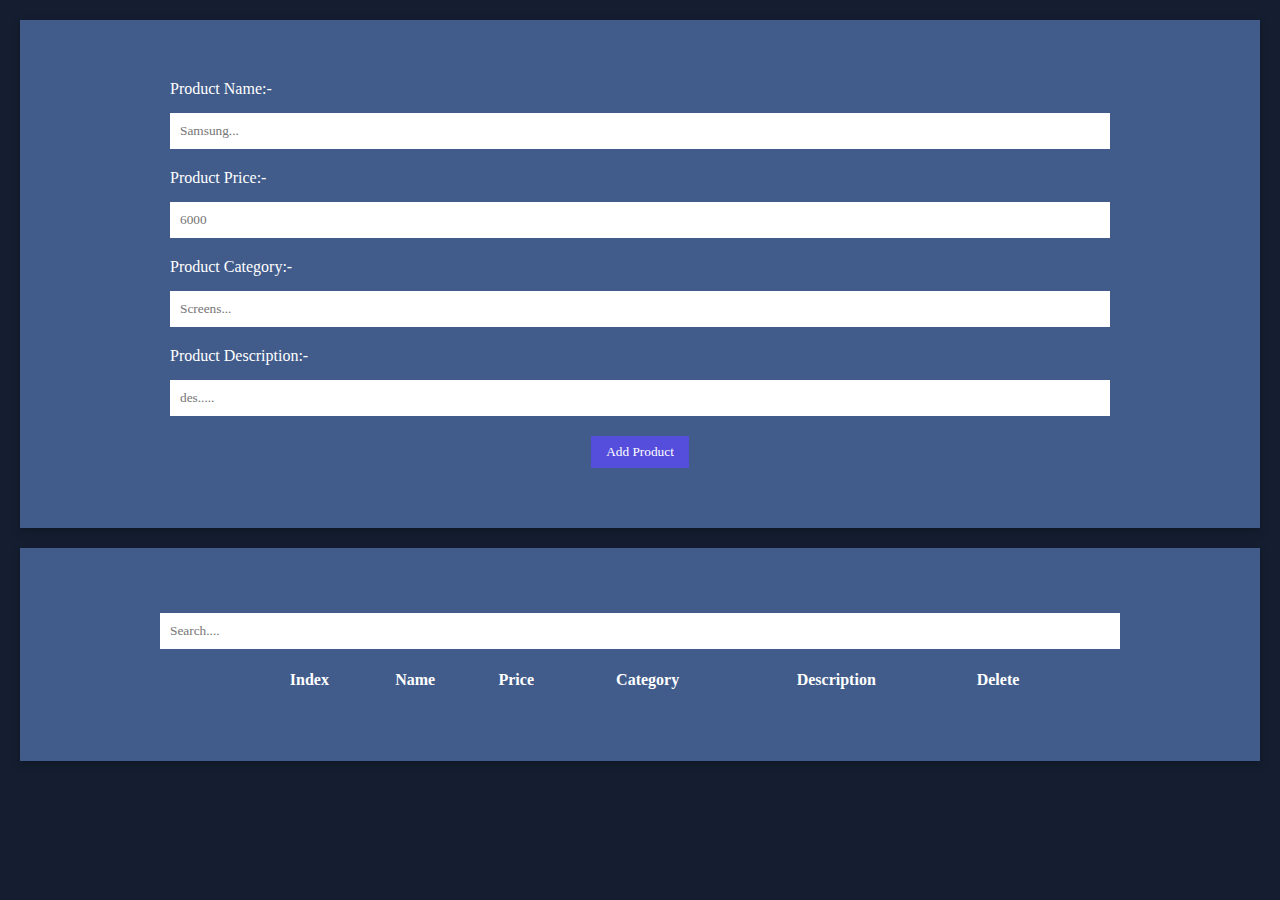
<file: ProductManagement/index.html>
<!DOCTYPE html>
<html lang="en">
  <head>
    <meta charset="UTF-8" />
    <meta name="viewport" content="width=device-width, initial-scale=1.0" />
    <title>Document</title>
    <link
      rel="stylesheet"
      href="https://cdnjs.cloudflare.com/ajax/libs/font-awesome/6.7.2/css/all.min.css"
    />
    <link rel="stylesheet" href="style.css" />
  </head>
  <body>
    <!-- <section>
      <div class="container">
        <div class="cards">
          <div class="card">
            <img src="imgs/chef1.jpg" alt="" />
          </div>
          <div class="card">
            <img src="imgs/chef2.jpg" alt="" />
          </div>
          <div class="card">
            <img src="imgs/chef3.jpg" alt="" />
          </div>
          <div class="card">
            <img src="imgs/chef4.jpg" alt="" />
          </div>
        </div>
      </div>
    </section>
 
    <div class="layer d-none">
      <div class="img-box">
        <i class="fa-solid fa-angle-left"></i>
        <i class="fa-solid fa-square-xmark"></i>
        <i class="fa-solid fa-angle-right"></i>
      </div>
    </div> -->
 
    <section>
      <div class="container">
        <div class="input-group">
          <label for="proName">Product Name:-</label>
          <input
            type="text"
            placeholder="Samsung..."
            name="pName"
            id="proName"
          />
        </div>
 
        <div class="input-group">
          <label for="proPrice">Product Price:-</label>
          <input type="number" placeholder="6000" name="pPrice" id="proPrice" />
        </div>
 
        <div class="input-group">
          <label for="proCategory">Product Category:-</label>
          <input
            type="text"
            placeholder="Screens..."
            name="pCategory"
            id="proCategory"
          />
        </div>
 
        <div class="input-group">
          <label for="proDesc">Product Description:-</label>
          <input type="text" placeholder="des....." name="pDesc" id="proDesc" />
        </div>
 
        <button class="btn" id="btn">Add Product</button>
      </div>
    </section>
 
    <section>
      <div class="container">
        <input
          type="text"
          name="searchPro"
          placeholder="Search...."
          id="proSearch"
        />
        <div class="table-responsive">
          <table>
            <thead>
                <th>Index</th>
                <th>Name</th>
                <th>Price</th>
                <th>Category</th>
                <th>Description</th>
                <th>Delete</th>
            </thead>
            <tbody id="tbody">
             
            </tbody>
          </table>
        </div>
      </div>
    </section>
 
    <script src="test.js"></script>
      <!-- Update Product Modal -->
      <div id="updateModal" class="modal" style="display:none;">
        <div class="modal-content">
          <h2>Update Product</h2>
          <div class="input-group">
            <label for="updateName">Product Name:-</label>
            <input type="text" id="updateName" />
          </div>
          <div class="input-group">
            <label for="updatePrice">Product Price:-</label>
            <input type="number" id="updatePrice" />
          </div>
          <div class="input-group">
            <label for="updateCategory">Product Category:-</label>
            <input type="text" id="updateCategory" />
          </div>
          <div class="input-group">
            <label for="updateDesc">Product Description:-</label>
            <input type="text" id="updateDesc" />
          </div>
          <button class="btn" id="saveUpdate">Save</button>
          <button class="btn delete" id="cancelUpdate">Cancel</button>
        </div>
      </div>
  </body>
</html>
</file>
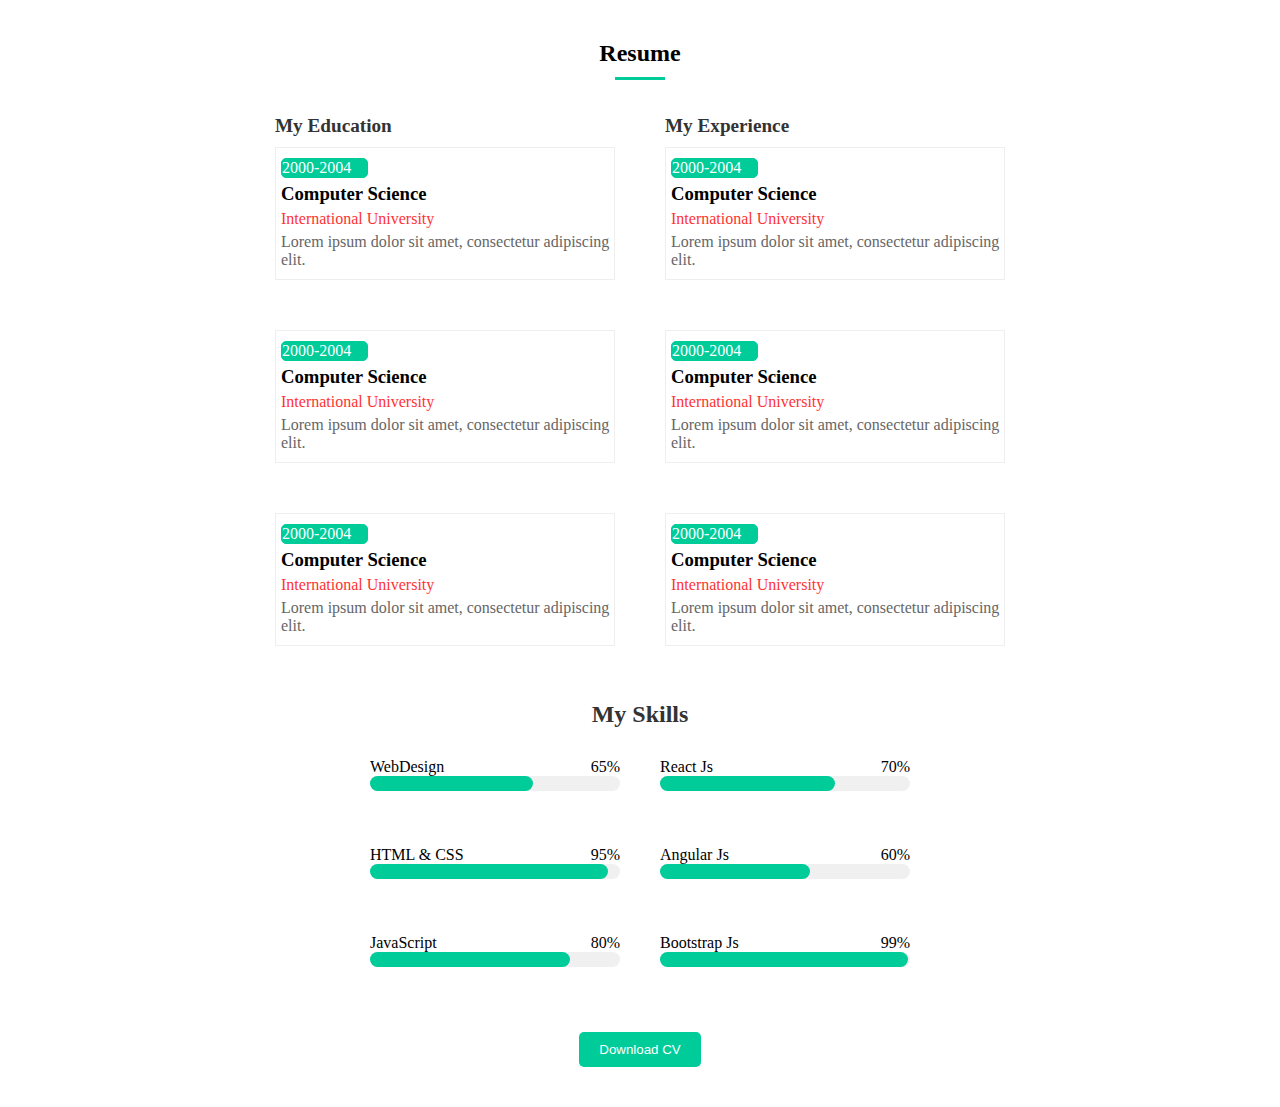
<file: CSS/Assignment 07/index.html>
<!DOCTYPE html>
<html lang="en">
<head>
    <meta charset="UTF-8">
    <meta name="viewport" content="width=device-width, initial-scale=1.0">
    <link rel="stylesheet" href="styles.css">
    <title>Document</title>
</head>
<body>
    <section class="Resume">

        <div class="Header">
            <h2>Resume</h2>
            <div class="underline"></div>
        </div>

        <div class="cards">

            <div class="card My-Education">
                
                <div class="card-Title">
                    <h3>My Education</h3>
                </div>
                <div class="Card-Content">
                    <span class="date">2000-2004</span>
                    <h3 class="Card-Subtitle">Computer Science</h3>
                    <span class="location">International University</span>
                    <p class="Card-Description">Lorem ipsum dolor sit amet, consectetur adipiscing elit.</p>
                </div>

            </div>

            
            <div class="card My-Education">

                <div class="card-Title">
                    <h3>My Experience</h3>
                </div>

                <div class="Card-Content">
                    <span class="date">2000-2004</span>
                    <h3 class="Card-Subtitle">Computer Science</h3>
                    <span class="location">International University</span>
                    <p class="Card-Description">Lorem ipsum dolor sit amet, consectetur adipiscing elit.</p>
                </div>

            </div>

            <div class="card My-Education">
                <div class="Card-Content">
                    <span class="date">2000-2004</span>
                    <h3 class="Card-Subtitle">Computer Science</h3>
                    <span class="location">International University</span>
                    <p class="Card-Description">Lorem ipsum dolor sit amet, consectetur adipiscing elit.</p>
                </div>

            </div>


            <div class="card My-Education">
                <div class="Card-Content">
                    <span class="date">2000-2004</span>
                    <h3 class="Card-Subtitle">Computer Science</h3>
                    <span class="location">International University</span>
                    <p class="Card-Description">Lorem ipsum dolor sit amet, consectetur adipiscing elit.</p>
                </div>

            </div>


            <div class="card My-Education">
                <div class="Card-Content">
                    <span class="date">2000-2004</span>
                    <h3 class="Card-Subtitle">Computer Science</h3>
                    <span class="location">International University</span>
                    <p class="Card-Description">Lorem ipsum dolor sit amet, consectetur adipiscing elit.</p>
                </div>

            </div>


            <div class="card My-Education">
                <div class="Card-Content">
                    <span class="date">2000-2004</span>
                    <h3 class="Card-Subtitle">Computer Science</h3>
                    <span class="location">International University</span>
                    <p class="Card-Description">Lorem ipsum dolor sit amet, consectetur adipiscing elit.</p>
                </div>

            </div>
        </div>
    </div>



    <div class="MySkills">

        <div class="header">
            <h2>My Skills</h2>
        </div>

        <div class="skills-bars">
            <div class="skill-bar">
                <div class="skillNameRate">
                    <span class="skillName">WebDesign</span>
                    <span class="skillRate">65%</span>
                </div>
                <div class="skill-progress-bar">
                    <div class="progress" style="width: 65%;"></div>
                </div>
            </div>

            <div class="skill-bar">
                <div class="skillNameRate">
                    <span class="skillName">React Js</span>
                    <span class="skillRate">70%</span>
                </div>
                <div class="skill-progress-bar">
                    <div class="progress" style="width: 70%;"></div>
                </div>
            </div>

            <div class="skill-bar">
                <div class="skillNameRate">
                    <span class="skillName">HTML & CSS</span>
                    <span class="skillRate">95%</span>
                </div>
                <div class="skill-progress-bar">
                    <div class="progress" style="width: 95%;"></div>
                </div>
            </div>

            <div class="skill-bar">
                <div class="skillNameRate">
                    <span class="skillName">Angular Js</span>
                    <span class="skillRate">60%</span>
                </div>
                <div class="skill-progress-bar">
                    <div class="progress" style="width: 60%;"></div>
                </div>
            </div>
            <div class="skill-bar">
                <div class="skillNameRate">
                    <span class="skillName">JavaScript</span>
                    <span class="skillRate">80%</span>
                </div>
                <div class="skill-progress-bar">
                    <div class="progress" style="width: 80%;"></div>
                </div>
            </div>

            <div class="skill-bar">
                <div class="skillNameRate">
                    <span class="skillName">Bootstrap Js</span>
                    <span class="skillRate">99%</span>
                </div>
                <div class="skill-progress-bar">
                    <div class="progress" style="width: 99%;"></div>
                </div>
            </div>

        </div>

    </div>



        <div class="CV-Download">
            <button>Download CV</button>
        </div>

    </section>
</body>
</html>
</file>
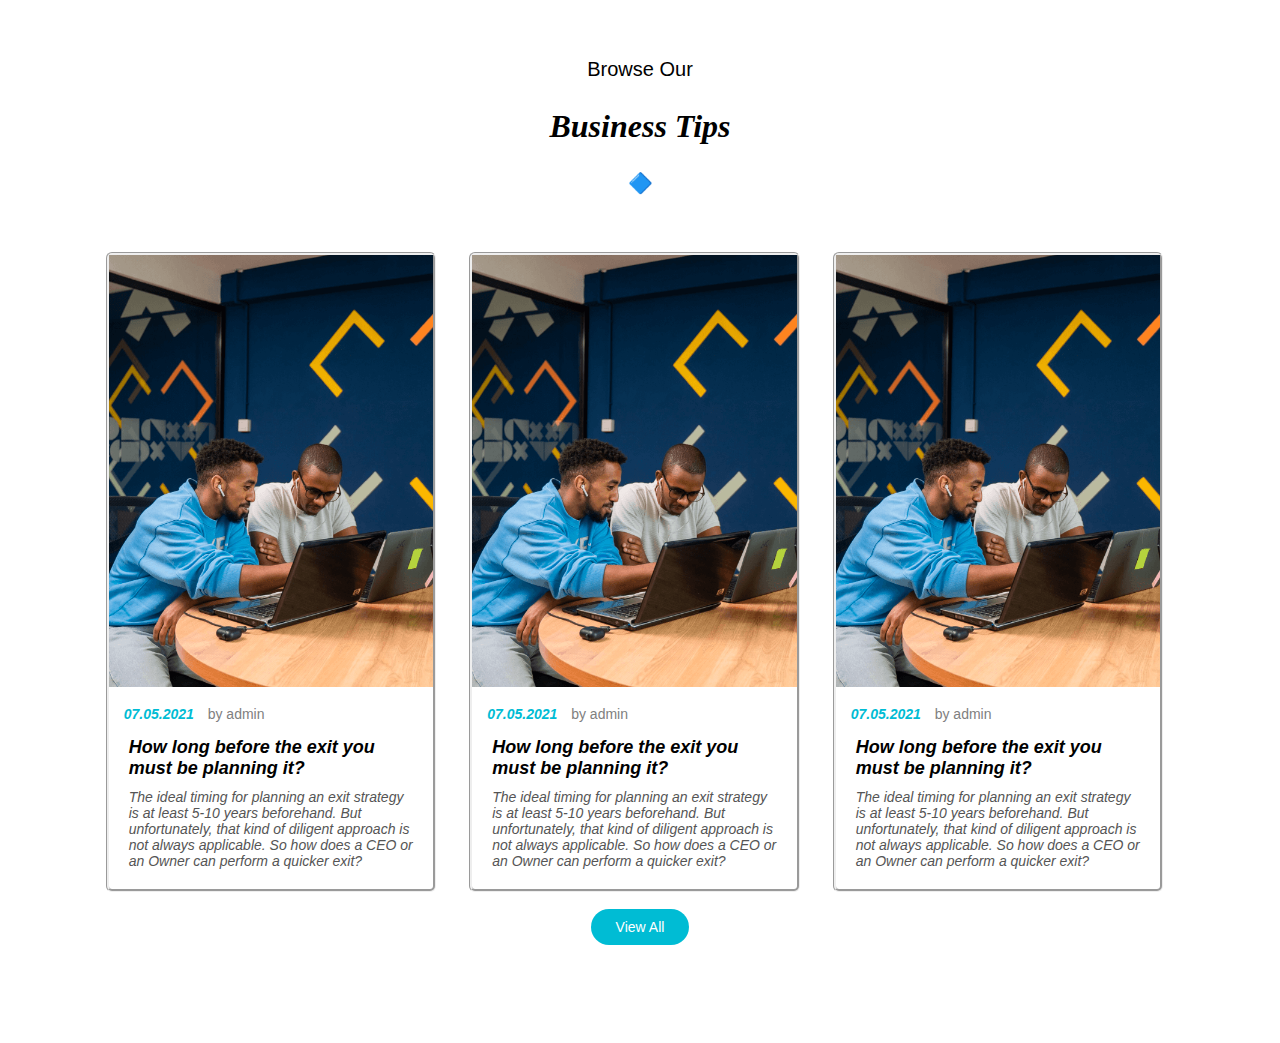
<file: CSS/Assignment 5&6/index.html>
<!DOCTYPE html>
<html lang="en">
<head>
    <meta charset="UTF-8">
    <meta name="viewport" content="width=device-width, initial-scale=1.0">
    <title>Document</title>
    <link rel="stylesheet" href="style.css">
</head>
<body>
    <section class = 'Browse-Our'>
        <!--heading-->
        <div class="heading">
            <div class="heading-content">
                <span>Browse Our</span>
                <h2>Business Tips</h2>
            </div>
            <div class="uderline-diamond">
                <span>🔷</span>
            </div>
        </div>

        <!--Cards-->
        <div class="cards">

            <div class="card">

                <div class="image-container">
                    <img src="image.webp" alt="office image" width="200px">
                </div>

                <div class="date-author">
                    <span>07.05.2021</span>
                    <span>by admin</span>
                </div>

                <div class="card-content-Subject">
                    <h3>How long before the exit you must be planning it?</h3>
                </div>

                <div class="card-content-Description">
                    <p>The ideal timing for planning an exit strategy is at least 5-10 years beforehand.
                       But unfortunately, that kind of diligent approach is not always applicable. So how does a CEO or an Owner can perform a quicker exit?
                    </p>
                </div>
            </div>


            <div class="card">

                <div class="image-container">
                    <img src="image.webp" alt="office image" width="200px">
                </div>

                <div class="date-author">
                    <span>07.05.2021</span>
                    <span>by admin</span>
                </div>

                <div class="card-content-Subject">
                    <h3>How long before the exit you must be planning it?</h3>
                </div>

                <div class="card-content-Description">
                    <p>The ideal timing for planning an exit strategy is at least 5-10 years beforehand.
                       But unfortunately, that kind of diligent approach is not always applicable. So how does a CEO or an Owner can perform a quicker exit?
                    </p>
                </div>
            </div>



                <div class="card">

                <div class="image-container">
                    <img src="image.webp" alt="office image" width="200px">
                </div>

                <div class="date-author">
                    <span>07.05.2021</span>
                    <span>by admin</span>
                </div>

                <div class="card-content-Subject">
                    <h3>How long before the exit you must be planning it?</h3>
                </div>

                <div class="card-content-Description">
                    <p>The ideal timing for planning an exit strategy is at least 5-10 years beforehand.
                       But unfortunately, that kind of diligent approach is not always applicable. So how does a CEO or an Owner can perform a quicker exit?
                    </p>
                </div>


        </div>

        <!--button-->
        <div class="button">
            <button>View All</button>
        </div>
    </section>
</body>
</html>
</file>
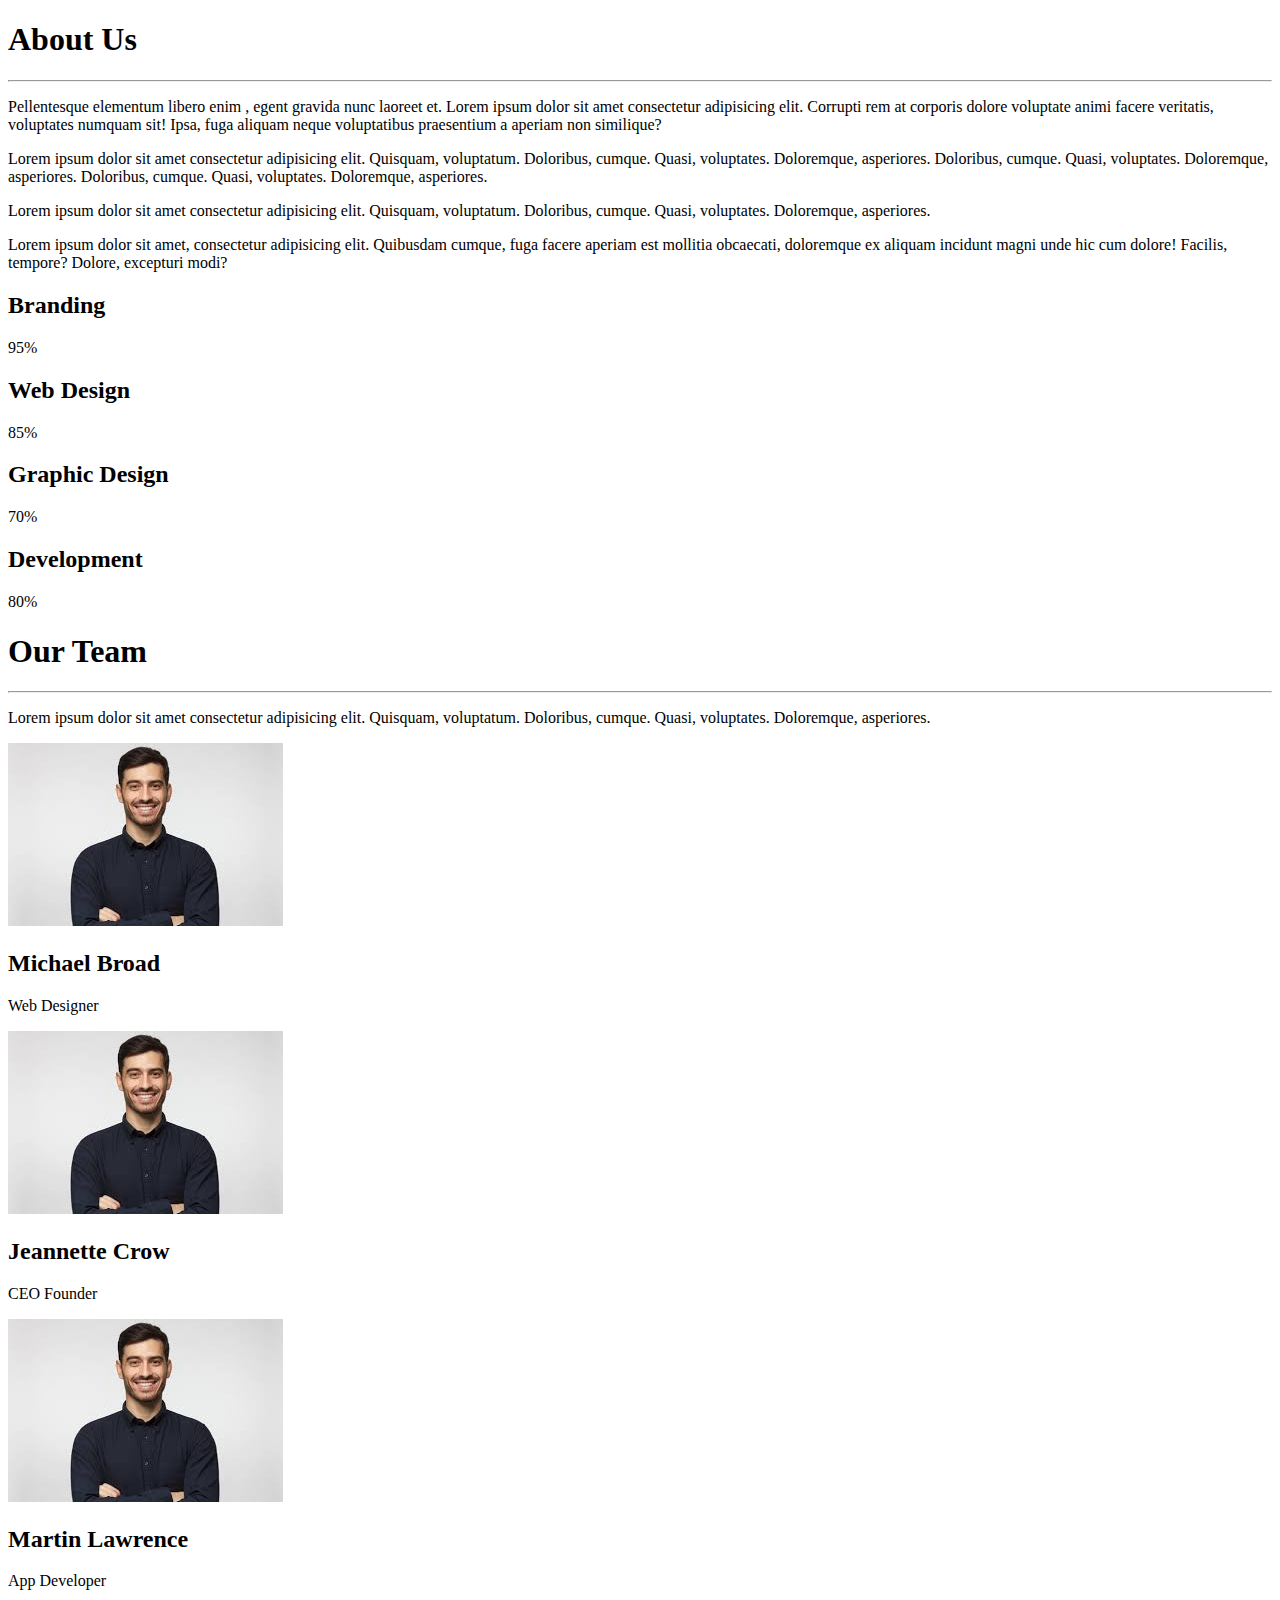
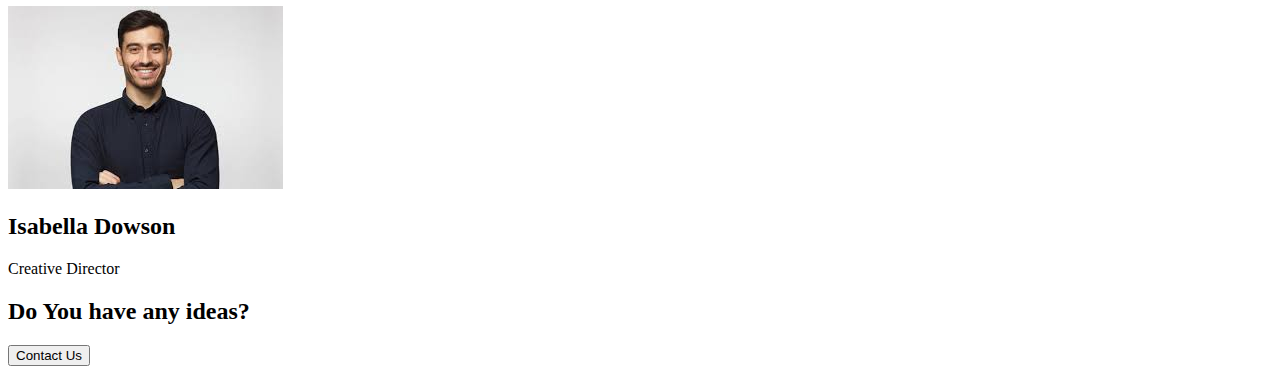
<file: HTML/Assignment 04/Index.html>
<!DOCTYPE html>
<html lang="en">
<head>
    <meta charset="UTF-8">
    <meta name="viewport" content="width=device-width, initial-scale=1.0">
    <title>Document</title>
</head>
<body>
    <div class="About-Us">

        <!--About Us Heading-->
        <div class="About-Us-Heading">
            <div class="About-Us-Heading-Text">
                <h1>About Us</h1>
            </div>
            <div class="About-Us-Heading-UderLine">
                <hr>
            </div>
            <div class="About-Us-Heading-Description">
                <p>Pellentesque elementum libero enim , egent gravida nunc laoreet et. Lorem ipsum dolor sit amet consectetur adipisicing elit. Corrupti rem at corporis dolore voluptate animi facere veritatis, voluptates numquam sit! Ipsa, fuga aliquam neque voluptatibus praesentium a aperiam non similique?</p>
            </div>
        </div>

        <!--About Us Content-->
        <div class="About-Us-Content-Paragraph">
            <p>Lorem ipsum dolor sit amet consectetur adipisicing elit. Quisquam, voluptatum. Doloribus, cumque. Quasi, voluptates. Doloremque, asperiores. Doloribus, cumque. Quasi, voluptates. Doloremque, asperiores. Doloribus, cumque. Quasi, voluptates. Doloremque, asperiores.</p>
            <p>Lorem ipsum dolor sit amet consectetur adipisicing elit. Quisquam, voluptatum. Doloribus, cumque. Quasi, voluptates. Doloremque, asperiores.</p>
            <p>Lorem ipsum dolor sit amet, consectetur adipisicing elit. Quibusdam cumque, fuga facere aperiam est mollitia obcaecati, doloremque ex aliquam incidunt magni unde hic cum dolore! Facilis, tempore? Dolore, excepturi modi?</p>
        </div>

        <div class="About-Us-Content-Bars">
            
            <div class="About-Us-Content-Bars-Branding">
               
                <div class="About-Us-Content-Bars-Branding-Text">
                    <h2>Branding</h2>
                    <span>95%</span>
                </div>

                <div class="About-Us-Content-Bars-Branding-Progress">
                    <div class="About-Us-Content-Bars-Branding-Progress-Bar"></div>
                    <div class="About-Us-Content-Bars-Branding-Progress-Bar-empty" ></div>
                </div>

            </div>

            <div class="About-Us-Content-Bars-Web-Design">
               
                <div class="About-Us-Content-Bars-Web-Design-Text">
                    <h2>Web Design</h2>
                    <span>85%</span>
                </div>

                <div class="About-Us-Content-Bars-Web-Design-Progress">
                    <div class="About-Us-Content-Bars-Web-Design-Progress-Bar"></div>
                    <div class="About-Us-Content-Bars-Web-Design-Progress-Bar-empty" ></div>
                </div>

            </div>

            <div class="About-Us-Content-Bars-Graphic-Design">
               
                <div class="About-Us-Content-Bars-Graphic-Design-Text">
                    <h2>Graphic Design</h2>
                    <span>70%</span>
                </div>

                <div class="About-Us-Content-Bars-Graphic-Design-Progress">
                    <div class="About-Us-Content-Bars-Graphic-Design-Progress-Bar"></div>
                    <div class="About-Us-Content-Bars-Graphic-Design-Progress-Bar-empty" ></div>
                </div>

            </div>

            <div class="About-Us-Content-Bars-Development">
               
                <div class="About-Us-Content-Bars-Development-Text">
                    <h2>Development</h2>
                    <span>80%</span>
                </div>

                <div class="About-Us-Content-Bars-Development-Progress">
                    <div class="About-Us-Content-Bars-Development-Progress-Bar"></div>
                    <div class="About-Us-Content-Bars-Development-Progress-Bar-empty" ></div>
                </div>

            </div>

        </div>

    </div>


    <div class="Our-Team">
       
        <div class="heading">
            
            <div class="heading-text">
                <h1>Our Team</h1>
            </div>
            
            <div class="heading-underline">
                <hr>
            </div>

            <div class="heading-description">
                <p>Lorem ipsum dolor sit amet consectetur adipisicing elit. Quisquam, voluptatum. Doloribus, cumque. Quasi, voluptates. Doloremque, asperiores.</p>
            </div> 
        </div>

        <div class="Our-Team-Content">


            <div class="Card" >
                <div class="image-Container">
                    <img src="Person.jpeg" alt="person">
                </div>
                <div class="image-description">
                    <h2>Michael Broad </h2>
                    <p>Web Designer</p>
                </div>
            </div>

            <div class="Card" >
                <div class="image-Container">
                    <img src="Person.jpeg" alt="person">
                </div>
                <div class="image-description">
                    <h2>Jeannette Crow</h2>
                    <p>CEO Founder</p>
                </div>
            </div>

            <div class="Card" >
                <div class="image-Container">
                    <img src="Person.jpeg" alt="person">
                </div>
                <div class="image-description">
                    <h2>Martin Lawrence</h2>
                    <p>App Developer</p>
                </div>
            </div>

            <div class="Card" >
                <div class="image-Container">
                    <img src="Person.jpeg" alt="person">
                </div>
                <div class="image-description">
                    <h2>Isabella Dowson</h2>
                    <p>Creative Director</p>
                </div>
            </div>

        </div>

    </div>

    <div class="Contact-Us">
        <h2>Do You have any ideas?</h2>
        <button>Contact Us</button>
    </div>
</body>
</html>
</file>
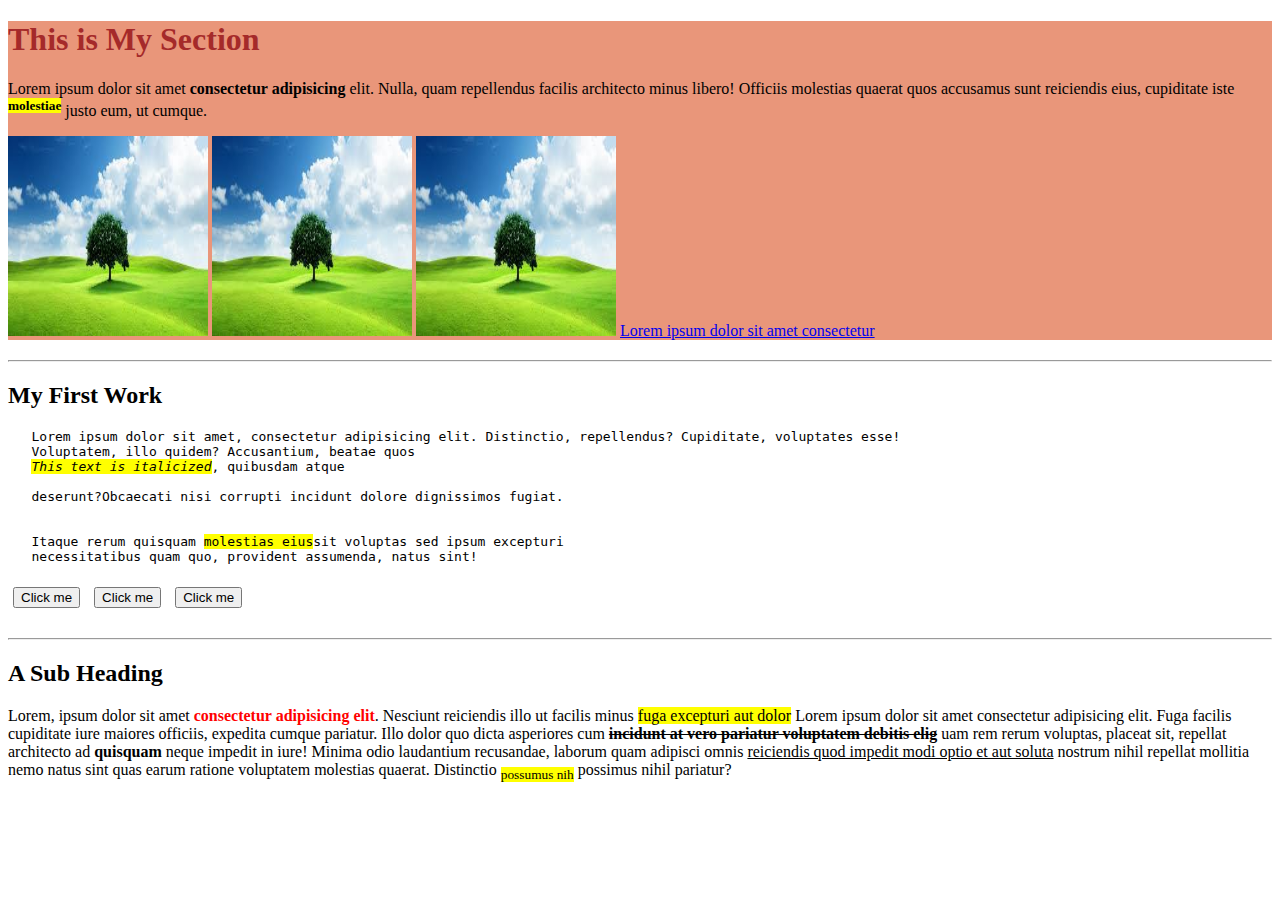
<file: HTML/Assignment 01/Assignment 01.html>
<!DOCTYPE html>


<html>


<!--The Head Section for the Meta data and the page information-->
<head>
  <title>Assignment_1</title> <!--The Page Title-->
</head>



<!--The Body Section , The Content that will appear to the user-->
<body>

<div style="background-color: #e9967a;">
    
    
    <!--The main head-->
    <h1 style="color: brown;">This is My Section</h1>
    
    <p>
        Lorem ipsum dolor sit amet
        <b>consectetur adipisicing</b> elit. Nulla, quam repellendus facilis architecto minus libero!
        Officiis molestias quaerat quos accusamus sunt reiciendis eius, cupiditate iste 
        <sup><mark style="background-color: yellow; font-weight: bold;">molestiae</mark></sup> justo eum, ut cumque.
    </p>
  
    <p>
        <!--My-->
        <img src="image.jpg"  alt="tree" style="width: 200px; height: 200px;">
        <img src="image.jpg"  alt="tree" style="width: 200px; height: 200px;">
        <img src="image.jpg"  alt="tree" style="width: 200px; height: 200px;">
        
        <!--A link that go to the top of the page-->
        <a href="#">Lorem ipsum dolor sit amet consectetur</a>
    </p>
</div>


<!--Horizontal Line-->

<hr style="margin: 20px 0;">


<!--Sub-heading-->
<h2>My First Work</h2>
<pre>
   Lorem ipsum dolor sit amet, consectetur adipisicing elit. Distinctio, repellendus? Cupiditate, voluptates esse!
   Voluptatem, illo quidem? Accusantium, beatae quos 
   <i><mark>This text is italicized</i></mark>, quibusdam atque
  
   deserunt?Obcaecati nisi corrupti incidunt dolore dignissimos fugiat.


   Itaque rerum quisquam <mark>molestias eius</mark>sit voluptas sed ipsum excepturi
   necessitatibus quam quo, provident assumenda, natus sint!
</pre>


<button style="margin: 10px 5px;">Click me</button>
<button style="margin: 10px 5px;">Click me</button>
<button style="margin: 10px 5px;">Click me</button>



<!--Horizontal line-->
<hr style="margin: 20px 0;">


<!--Sub-heading-->
<h2>A Sub Heading</h2>



<p>
  Lorem, ipsum dolor sit amet <b style="color: red;">consectetur adipisicing elit</b>. Nesciunt reiciendis illo ut facilis minus 
  <mark>fuga excepturi aut dolor</mark> Lorem ipsum dolor sit amet consectetur adipisicing elit. 
  Fuga facilis cupiditate iure maiores officiis, expedita cumque pariatur. Illo dolor quo dicta 
  asperiores cum 
  <b><del>incidunt at vero pariatur voluptatem debitis elig</del></b> uam rem rerum voluptas, placeat sit, repellat architecto ad 
  <b>quisquam</b> neque impedit in iure! Minima odio laudantium recusandae, laborum quam adipisci omnis 
  <u>reiciendis quod impedit modi optio et aut soluta</u> nostrum nihil repellat mollitia nemo natus 
  sint quas earum ratione voluptatem molestias quaerat. Distinctio 
  <sub><mark>possumus nih</mark></sub> possimus nihil pariatur?
</p>

</body>
</html>
</file>
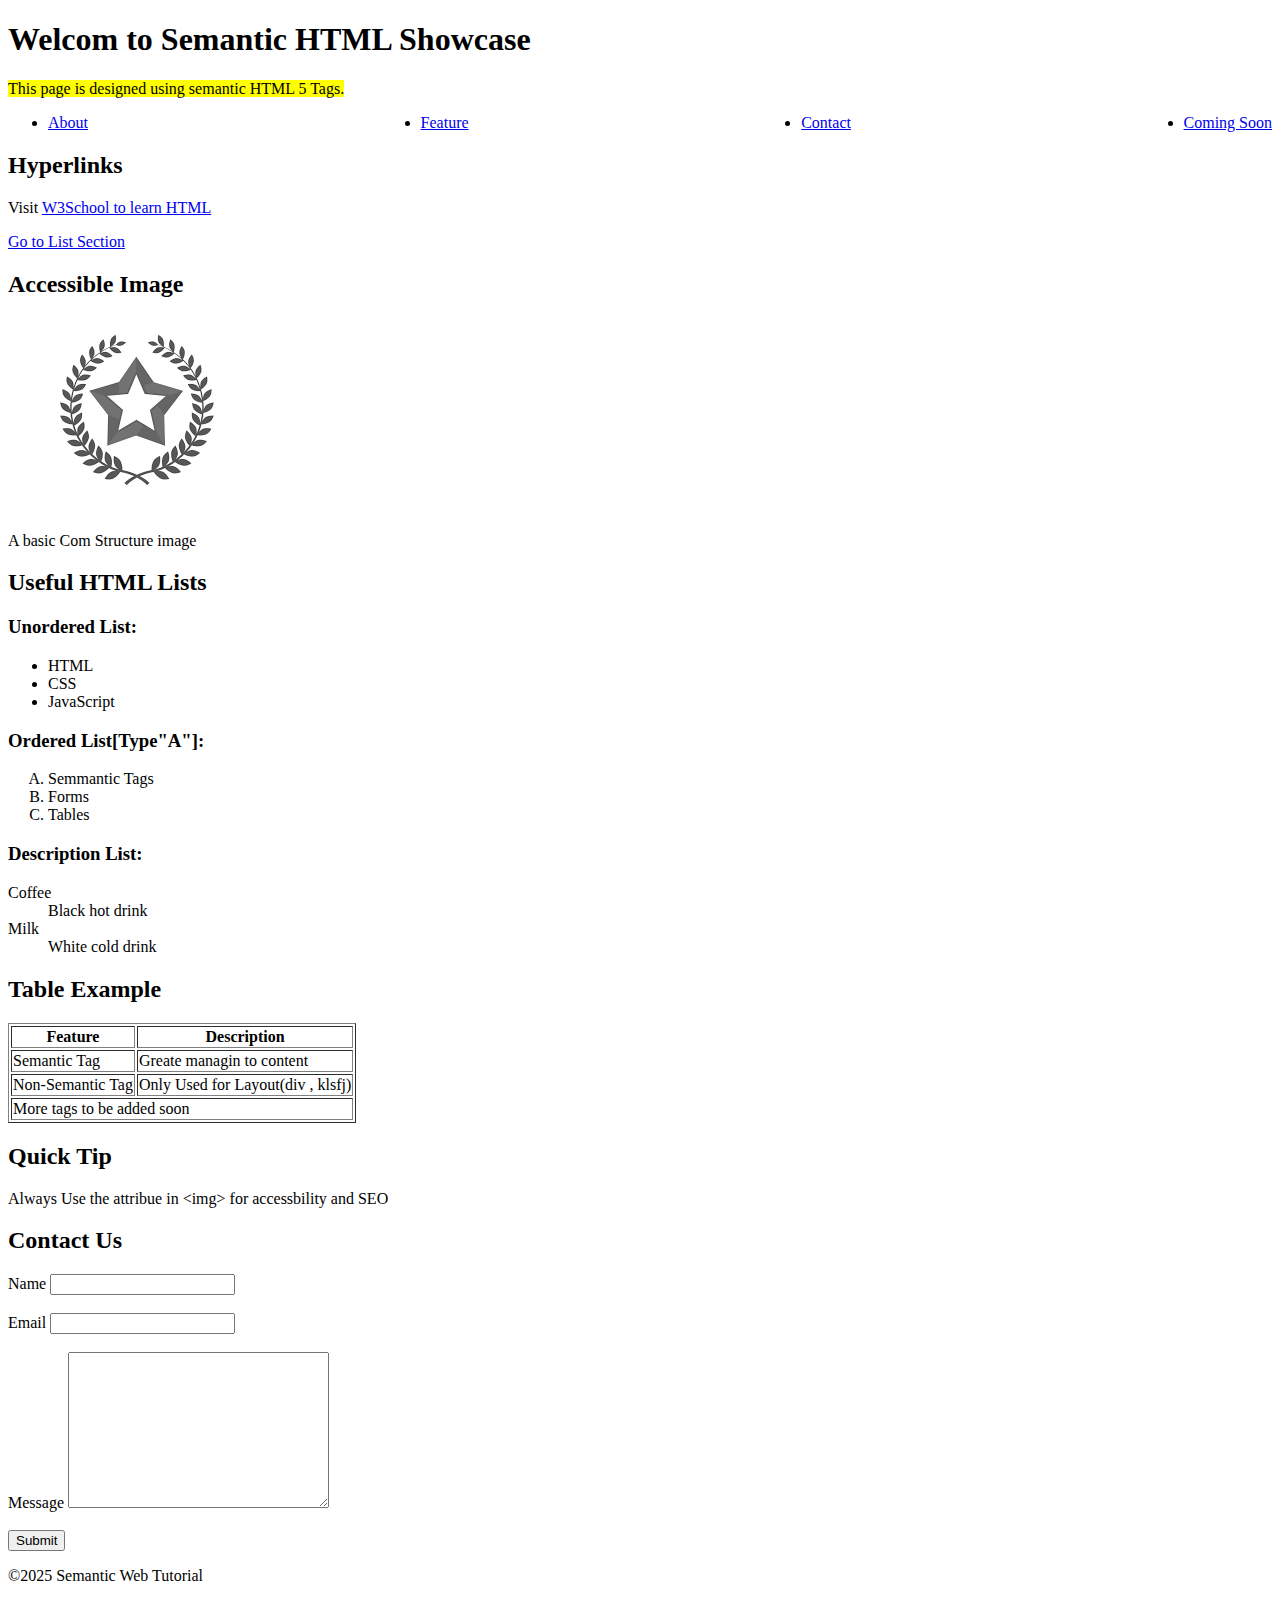
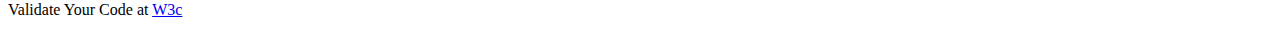
<file: HTML/Assignment 02/Assignment.html>
<!DOCTYPE html>
<html lang="en">
<head>
    <meta charset="UTF-8">
    <meta name="viewport" content="width=device-width, initial-scale=1.0">
    <title>Document</title>
</head>
<body>
    <Header>
        <h1>Welcom to Semantic HTML Showcase</h1>
        <p><mark>This page is designed using semantic HTML 5 Tags.</mark></p>

        <nav>
            <ul  style="display: flex; justify-content: space-between;">
                <li><a href="#">About</a></li>
                <li><a href="#">Feature</a></li>
                <li><a href="#">Contact</a></li>
                <li><a href="#">Coming Soon</a></li>
            </ul>
        </nav>
    </Header>

    <main>
        <article>
            <h2>Hyperlinks</h2>
            <p>Visit <a href="https://www.w3schools.com/html/" target="_blank">W3School to learn HTML</a></p>
            <p><a href="#list">Go to List Section</a></p>
        </article>

        <article>
            <h2>Accessible Image</h2>
            <img src="download.png" alt="A basic Dom Structure image">
            <p>A basic Com Structure image</p>
        </article>

        <article id="list">
            <h2>Useful HTML Lists</h2>
            <h3>Unordered List:</h3>
            <ul>
                <li>HTML</li>
                <li>CSS</li>
                <li>JavaScript</li>
            </ul>
            <h3>Ordered List[Type"A"]:</h3>
            <ol type="A">
                <li>Semmantic Tags</li>
                <li>Forms</li>
                <li>Tables</li>
            </ol>
            <h3>Description List:</h3>
            <dl>
                <dt>Coffee</dt>
                <dd>Black hot drink</dd>
                <dt>Milk</dt>
                <dd>White cold drink</dd>
            </dl>
        </article>
        <article>
            <h2>Table Example</h2>
            <table border="1">
                <thead>
                    <th>Feature</th>
                    <th>Description</th>
                </thead>
                <tbody>
                    <tr>
                        <td>Semantic Tag</td>
                        <td>Greate managin to content</td>
                    </tr>
                     <tr>
                        <td>Non-Semantic Tag</td>
                        <td>Only Used for Layout(div , klsfj)</td>
                    </tr>
                    <tr>
                        <td colspan="2">More tags to be added soon</td>
                    </tr>
                </tbody>
            </table>
        </article>
        <article>
            <h2>Quick Tip</h2>
            <p>Always Use the attribue in &lt;img&gt; for accessbility and SEO</p>
        </article>
        <footer>
            <h2>Contact Us</h2>
            <form action="" method="post">
                <label for="name">Name</label>
                <input type="text" id="name" name="Name">
                <br> <br>
                <label for="email">Email</label>
                <input type="email" id="email" name="Email">
                <br> <br>
                <label for="message">Message</label>
                <textarea name="Message" id="message" cols="30" rows="10" ></textarea>
                <br> <br>
                <input type="submit">
            </form>

            <nav>
                <p>&copy;2025 Semantic Web Tutorial</p>
                <p>Validate Your Code at <a href="https://validator.w3.org/">W3c</a></p>
            </nav>
        </footer>
    </main>
</body>
</html>
</file>
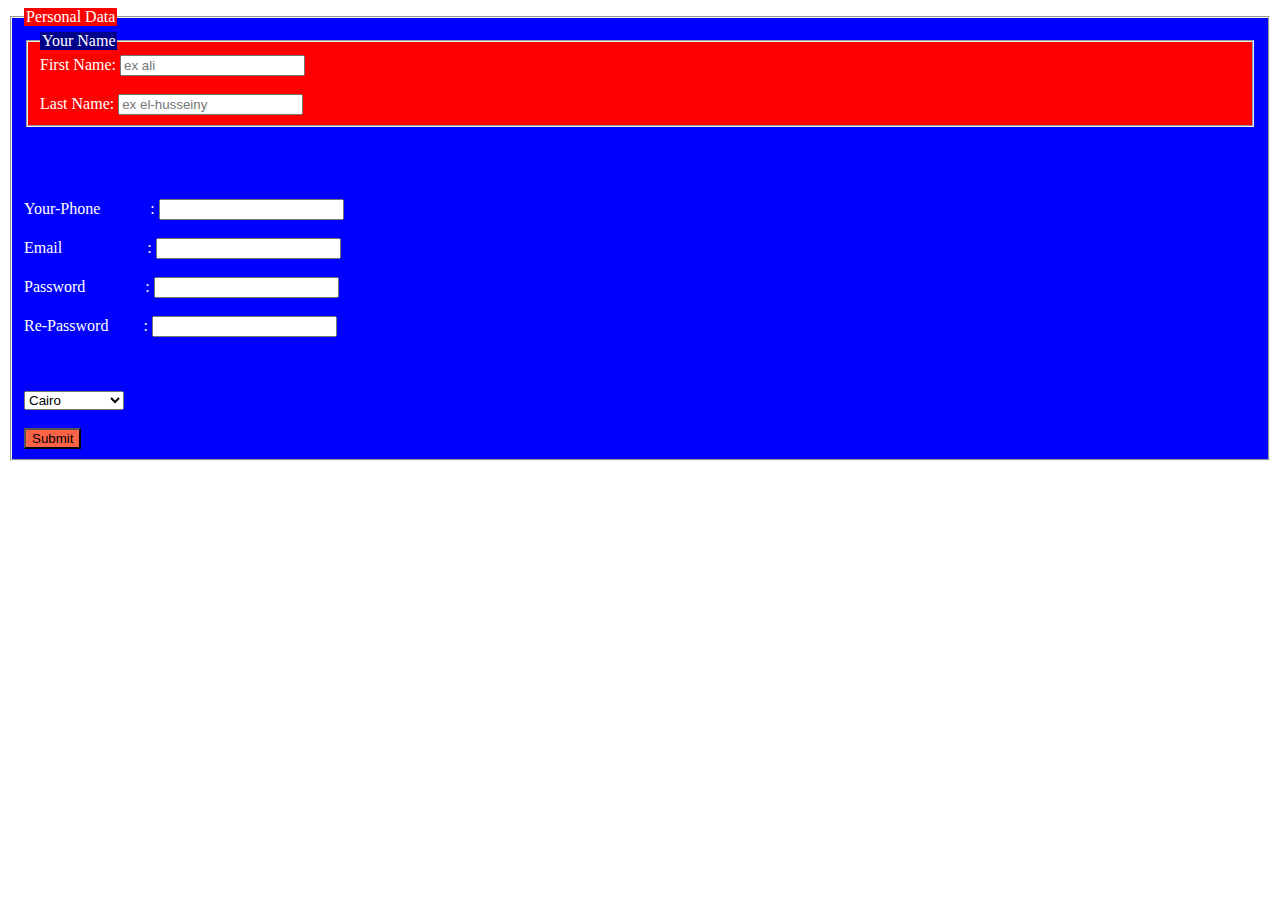
<file: HTML/Assignment 03/Assignment.html>
<!DOCTYPE html>
<html lang="en">
<head>
  <meta charset="UTF-8">
  <meta name="viewport" content="width=device-width, initial-scale=1.0">
  <title>Document</title>
</head>
<body>
  
  <form action="" style="color: white;">
  <fieldset style="background-color: blue;">


    <legend style="background-color: red;">Personal Data</legend>

    <fieldset style="background-color: red;">
      <legend style="background-color: darkblue;">Your Name</legend>
      
      <label for="fn">First Name:</label>
      <input type="text" id="fn" name="fn" placeholder="ex ali" required>
    
      <br><br>
    
      <label for="ln">Last Name:</label>
      <input type="text" id="ln" name="ln" placeholder="ex el-husseiny" required>
    
    </fieldset>


    <br><br><br><br>

    <label for="phone">Your-Phone<span style="margin-left: 50px;">:</span></label>
    <input type="tel" id="phone" name="phone" required>
    <br><br>
    <label for="email">Email<span style="margin-left: 85px;">:</span></label>
    <input type="email" id="email" name="email" required>
    <br><br>
    <label for="password">Password<span style="margin-left: 60px;">:</span></label>
    <input type="password" id="password" name="password" required>
    <br><br>
    <label for="Re-password">Re-Password<span style="margin-left: 35px;">:</span></label>
    <input type="password" id="Re-password" name="Re-password" required>
    <br><br><br><br>

    <select name="Country" id="country">
      <optgroup label="Egypt">
        <option value="Cairo">Cairo</option>
        <option value="Alexandria">Alexandria</option>
        <option value="Mansora">Mansora</option>
      </optgroup>
      <optgroup label="UEA">
        <option value="Abu Dhabi">Abu Dhabi</option>
        <option value="Ajman">Ajman</option>
        <option value="Sharjah">Sharjah</option>
      </optgroup>
      <optgroup label="Saudi Arabia">
        <option value="Riyadh">Riyadh</option>
        <option value="Jaddah">Jeddah</option>
        <option value="Dammam">Dammam</option>
    </select>

    <br><br>

    <input type="submit" value="Submit" style="background-color: tomato;">
    </form>
  </fieldset>
</body>
</html>
</file>
<file: ProductManagement/style.css>
/* Modal Styles */
.modal {
  position: fixed;
  top: 0;
  left: 0;
  width: 100vw;
  height: 100vh;
  background: rgba(0,0,0,0.5);
  display: flex;
  justify-content: center;
  align-items: center;
  z-index: 1000;
}
.modal-content {
  background: #fff;
  padding: 30px 20px;
  border-radius: 10px;
  min-width: 320px;
  max-width: 90vw;
  box-shadow: 0 2px 10px rgba(0,0,0,0.2);
}
.modal-content h2 {
  margin-bottom: 20px;
  color: #222;
}
.modal-content .input-group {
  margin-bottom: 15px;
}
.modal-content label {
  display: block;
  margin-bottom: 5px;
  color: #222;
}
.modal-content input {
  width: 100%;
  padding: 8px;
  border: 1px solid #ccc;
  border-radius: 5px;
  margin-bottom: 5px;
}
.modal-content .btn {
  margin-right: 10px;
}
/* * {
  margin: 0;
  padding: 0;
  box-sizing: border-box;
}
.container {
  width: 90%;
  margin: 0 auto;
  padding: 0 10px;
}
body {
  background-color: rgba(2, 2, 118, 0.801);
}
 
section {
  padding: 50px 0;
}
 
.cards {
  display: flex;
}
 
.cards .card {
  padding: 0 10px;
}
 
.cards .card img {
  width: 100%;
}
 
.layer {
  position: fixed;
  inset: 0;
  background: #ff00008a;
  display: flex;
  justify-content: center;
  align-items: center;
}
.img-box {
  width: 800px;
  height: 400px;
  background-image: url("../imgs/chef1.jpg");
  background-repeat: no-repeat;
  background-size: cover;
  display: flex;
  justify-content: space-between;
  align-items: center;
  padding: 0 20px;
  position: relative;
}
i {
  font-size: 24px;
  cursor: pointer;
}
i.fa-square-xmark {
  position: absolute;
  top: 10px;
  right: 15px;
}
 
.d-none {
  display: none;
}
 
.d-flex {
  display: flex;
} */
 
 
 
 
:root{
  --mainColor:#554edd ;
  --btnColor: #e37373;
  --btnColor2: #e3c373;
}
*{
  padding: 0;
  margin: 0;
  box-sizing: border-box;
  font-family: "Edu AU VIC WA NT Hand", cursive;
}
 
::-webkit-scrollbar {
  width: 10px;
  height: 8px;
  background-color: #dae3ee; /* or add it to the track */
}
::-webkit-scrollbar-thumb {
  background: #554edd;
  border-radius: 10px;
}
body{
  font-family: "Edu AU VIC WA NT Hand", cursive;
  background: -webkit-linear-gradient(to right, #243B55, #141E30);  /* Chrome 10-25, Safari 5.1-6 */
  background: linear-gradient(to right, #dae3ee, #729ceb); /* W3C, IE 10+/ Edge, Firefox 16+, Chrome 26+, Opera 12+, Safari 7+ */
  background: #141E30;  /* fallback for old browsers */
}
.container {
  width: 80%;
  margin: 0 auto;
  padding: 10px auto;
}
 
section{
  padding: 50px 20px;
  margin: 20px;
  background-color: #729ceb7c;
  box-shadow: rgba(0, 0, 0, 0.24) 0px 3px 8px;
}
label{
  display: block;
  color: #fff;
}
.input-group{
  padding: 10px;
}
 
input{
  width: 100%;
  padding: 10px;
  border: 0;
  outline: 0;
  margin-top: 15px;
}
input:focus{
  box-shadow: 0 0 0 .25rem rgba(93, 243, 231, 0.25);
}
.btn{
  display: block;
  padding: 8px  15px;
  outline: 0;
  border: 0;
  background-color: #554edd;
  color: #fff;
  margin: 10px auto;
  transition: background-color .5s;
}
.btn:hover{
  background-color: #554eddb8;
  cursor: pointer;
}
.table-responsive{
  width: 80%;
  margin: 20px auto;
  overflow: auto;
}
table{
  width: 100%;
  min-width: 800px;
}
thead th{
  color: white;
}
tbody tr td{
  text-align: center;
  color: white;
}
tbody tr td:last-child{
  display: flex;
}
 
 
.btn.delete{
  background-color: #e37373;
}
.btn.delete:hover{
  background-color: #e37373af;
}
 
.btn.update{
  background-color: #e3c373;
}
.btn.update:hover{
  background-color: #e3c37390;
}
</file>
<file: CSS/Assignment 07/styles.css>
* {
    margin: 0;
    padding: 0;
    box-sizing: border-box;
}

body {
    background-color: white;
    display: flex;
    justify-content: center;
    align-items: center;
    min-height: 100vh;
    padding: 20px;
}

.Resume {
    width: 100%;
    max-width: 800px;
    padding: 20px;
}

.Header {
    text-align: center;
    margin-bottom: 20px;
}

.Header h2 {
    position: relative;
}

.underline {
    width: 50px;
    height: 3px;
    background: #00cc99;
    margin: 10px auto;
}

.cards {
    display: flex;
    flex-wrap: wrap;
    gap: 20px;
    justify-content: space-between;
}

.card {
    flex:calc(50% - 20px);
    background: #fff;
    padding: 15px;
    width: 100%;
    height: 100%;
}

.card.My-Education {
    min-width: 200px;
}

.card-Title h3 {
    font-size: 1.2em;
    color: #333;
    margin-bottom: 10px;
}

.Card-Content {
    padding-bottom: 10px;
    padding-top: 10px;
    padding-left: 5px;;
    width: 100%;
    height: 100%;
    color: #666;
    border: 1px solid #eee;
}

.date {
    display: block;
    color: white;
    background-color: #00cc99;
    margin-bottom: 5px;
    width: 26%;
    border: 1px solid #00cc99;
    border-radius: 5px;
}

.Card-Subtitle {
    color: black;
    margin-bottom: 5px;
}

.location {
    display: block;
    color: #ff3333;
    margin-bottom: 5px;
}

.MySkills {
    max-width: 600px;
    margin: 20px auto;
    padding: 20px;
}

.header h2 {
    text-align: center;
    color: #333;
    margin-bottom: 20px;
}

.skills-bars {
    display: flex;
    flex-direction: row;
    flex-wrap: wrap;
    justify-content: space-between;
    align-items: center;
    gap: 20px;
}

.skill-bar {
    flex:calc(50% - 20px);
    min-width: 250px;
    margin-bottom: 15px;
    padding: 10px;
}

.skillNameRate {
    display: flex;
    justify-content: space-between;
}

.skill-progress-bar {
    height: 15px;
    background: #f0f0f0;
    border-radius: 8px;
}

.progress {
    height: 100%;
    background: #00cc99;
    border-radius: 8px;
}

.CV-Download {
    text-align: center;
    margin-top: 20px;
}

.CV-Download button {
    padding: 10px 20px;
    background: #00cc99;
    border: none;
    border-radius: 5px;
    color: white;
}

.CV-Download button:hover {
    background: #00b389;
}
</file>
<file: CSS/Assignment 5&6/style.css>
* {
  box-sizing: border-box;
  font-family: 'Segoe UI', Tahoma, Geneva, Verdana, sans-serif;
}


.Browse-Our {
  text-align: center;
  padding: 50px 20px;
  background: white;
}


.heading-content span {
  display: block;
  font-size: 20px;
  color: black;
  margin-bottom: 10px;
}

.heading-content h2 {
  font-size: 32px;
  font-weight: 700;
  font-family: 'Georgia', serif;
  color:black;
  font-style: italic;
}

.uderline-diamond {
  margin-top: 10px;
  font-size: 20px;
}


.cards {
  width: 100%;
  margin: 40px auto;
  max-width: 90%;
  overflow: auto; 
}

.card {
  width: 30%;
  background:white;
  margin: 1.5%;
  border-radius: 6px;
  padding-bottom: 20px;
  float: left;
  border-style: groove;
}


.image-container img {
  width: 100%;
}


.date-author {
  margin-top: 15px;
  margin-left: 15px;
  font-size: 14px;
  color: gray;
  text-align: left;
}

.date-author span:first-child {
  color: #00bcd4;
  font-weight: bold;
  margin-right: 10px;
  font-style: italic;
}


.card-content-Subject h3 {
  font-size: 18px;
  color:black;
  margin: 15px 20px 10px 20px;
  font-style: italic;
  font-weight: bold;
  text-align: left;
}


.card-content-Description p {
  font-size: 14px;
  color: #555;
  margin: 0 20px;
  margin-right: 20px;
  font-style: italic;
  text-align: left;
}


.button {
  margin-top: 40px;
}

.button button {
  padding: 10px 25px;
  background-color: #00bcd4;
  color: white;
  border: none;
  border-radius: 25px;
  font-size: 14px;
}
</file>
